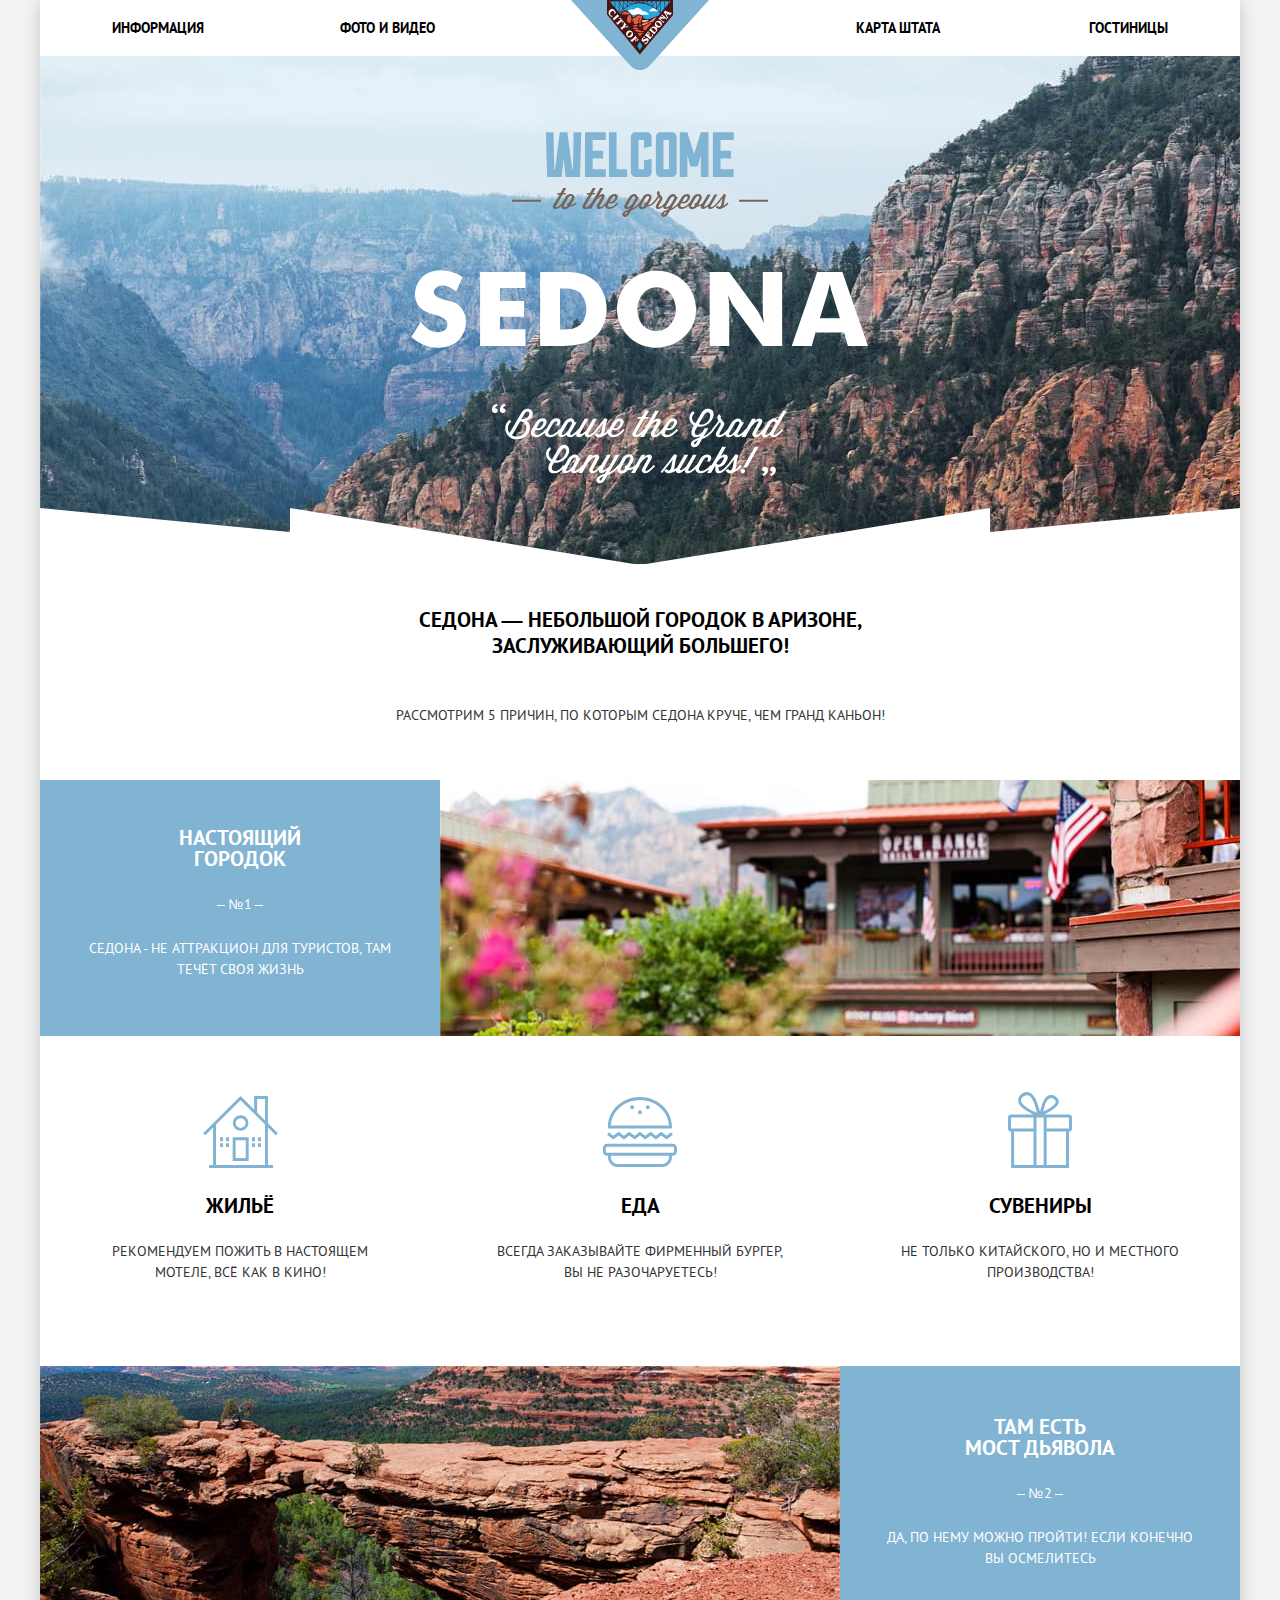
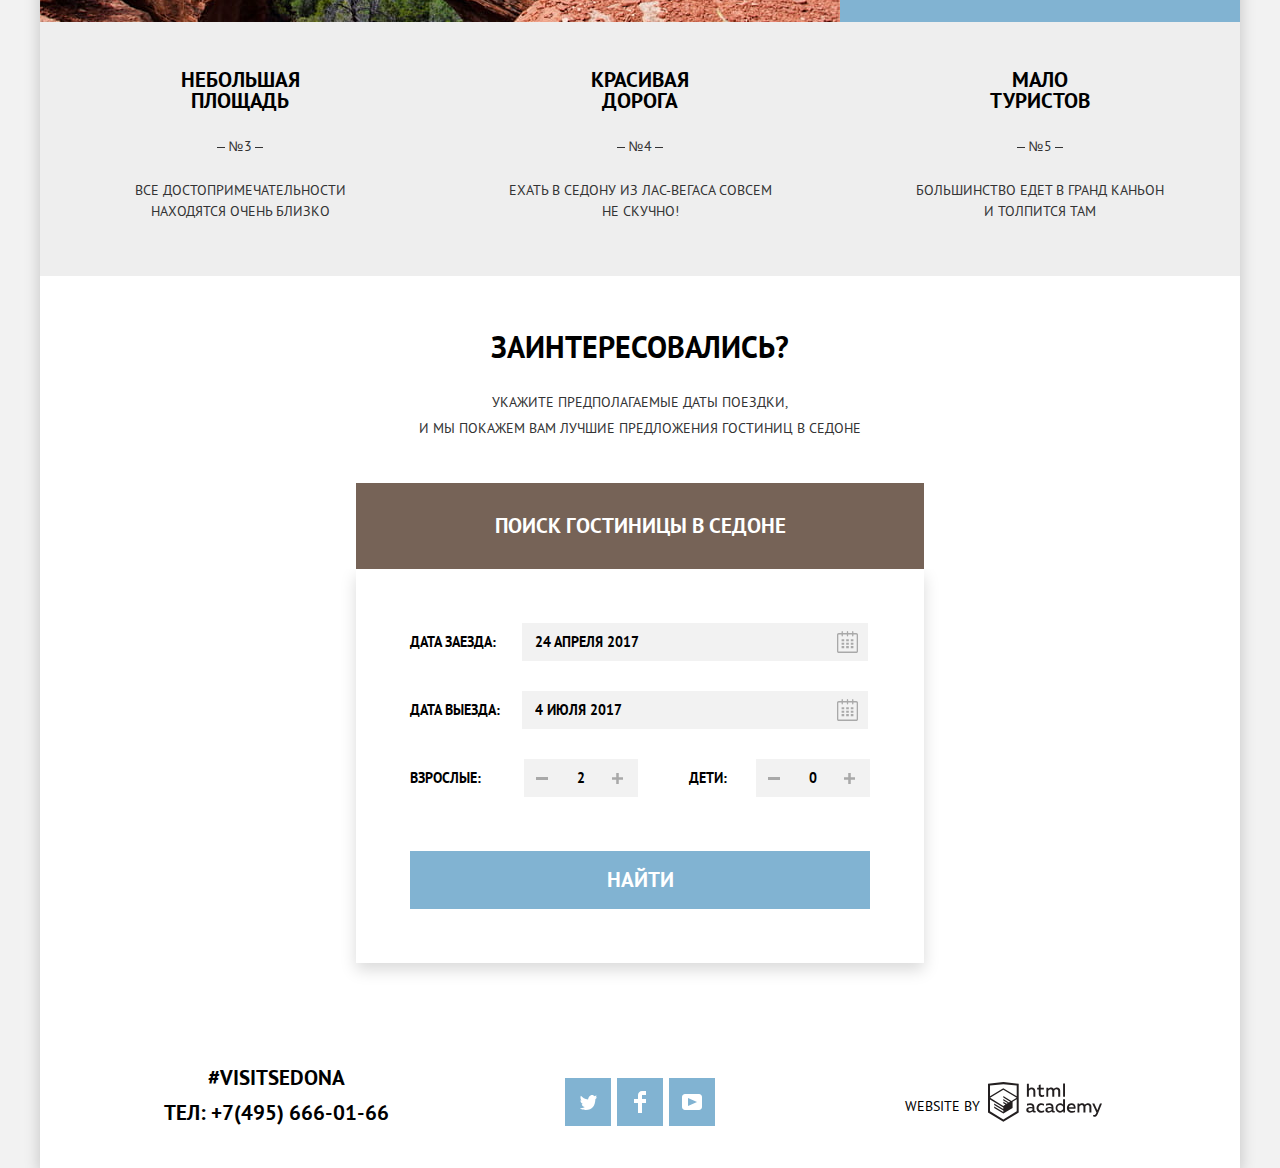
<file: index.html>
<!DOCTYPE html>
<html lang="ru">
  <head>
    <meta charset="utf-8">
    <title>Главная|Город Седона</title>
    <link href="css/normalize.min.css" rel="stylesheet">
    <link href="css/style.min.css" rel="stylesheet">
  </head>
  <body>
    <div class="container page-layout">
      <header>
        <nav class="header-navigation">
          <a class="header-logo" aria-label="Вы на главной странице сайта города Седона.">
            <img src="img/logo_sedona.svg" width="138" height="70" alt="Логотип города Седона.">
          </a>
          <ul class="navigation-list reset-list">
            <li class="navigation-item nav-column-left">
              <a class="navigation-link" href="#">Информация</a>
            </li>
            <li class="navigation-item nav-column-left">
              <a class="navigation-link" href="#">Фото и видео</a>
            </li>
            <li class="navigation-item nav-column-right">
              <a class="navigation-link" href="#">Карта штата</a>
            </li>
            <li class="navigation-item nav-column-right">
              <a class="navigation-link" href="inner.html">Гостиницы</a>
            </li>
          </ul>
        </nav>
        <section class="main-heading">
          <h1 class="visually-hidden">Седона - город в Аризоне.</h1>
          <img class="header-image" src="img/welcome_to_sedona.svg" width="458" height="352"
            alt="Добро пожаловать в изумительную Седону. Потому что Гранд Каньон - отстой.">
        </section>
      </header>
      <main>
        <article class="advantage">
          <h2>Седона — небольшой городок в Аризоне, заслуживающий большего!</h2>
          <p class="advantage-text reset-text">Рассмотрим 5 причин, по которым Седона круче, чем Гранд Каньон!</p>
          <ul class="advantage-list reset-list">
            <li class="advantage-item advantage-item-long">
              <div class="item-long-wrapper">
                <h3 class="item-heading">Настоящий<br>городок</h3>
                <p class="advantage-number reset-text">№1</p>
                <p class="item-text reset-text">Седона - не аттракцион для туристов, там течёт своя жизнь</p>
              </div>
              <img class="item-long-image" src="img/photo_of_the_city.jpg" width="800" height="256"
                alt="Вид города: дома, деревья на переднем плане, горы - на фоне.">
              <ul class="advantage-point-list reset-list">
                <li class="advantage-point-item place">
                  <p class="point-heading reset-text">Жильё</p>
                  <p class="point-text reset-text">Рекомендуем пожить в настоящем мотеле, всё как в кино!</p>
                </li>
                <li class="advantage-point-item food">
                  <p class="point-heading reset-text">Еда</p>
                  <p class="point-text reset-text">Всегда заказывайте фирменный бургер, вы не разочаруетесь!</p>
                </li>
                <li class="advantage-point-item souvenirs">
                  <p class="point-heading reset-text">Сувениры</p>
                  <p class="point-text reset-text">Не только китайского, но и местного производства!</p>
                </li>
              </ul>
            </li>
            <li class="advantage-item advantage-item-long">
              <img class="item-long-image" src="img/devils_bridge.jpg" width="800" height="256"
                alt="Узкий перешеек, соединяющий две скалы, возвышающиеся над покрытой деревьям долиной.">
              <div class="item-long-wrapper">
                <h3 class="item-heading">Там есть<br>Мост дьявола</h3>
                <p class="advantage-number reset-text">№2</p>
                <p class="item-text reset-text">Да, по нему можно пройти! Если конечно вы осмелитесь</p>
              </div>
            </li>
            <li class="advantage-item item-wrapper">
              <h3 class="item-heading">Небольшая<br>площадь</h3>
              <p class="advantage-number reset-text">№3</p>
              <p class="item-text reset-text">Все достопримечательности<br>находятся очень близко</p>
            </li>
            <li class="advantage-item item-wrapper">
              <h3 class="item-heading">Красивая<br>дорога</h3>
              <p class="advantage-number reset-text">№4</p>
              <p class="item-text reset-text">Ехать в седону из Лас-Вегаса совсем<br>не скучно!</p>
            </li>
            <li class="advantage-item item-wrapper">
              <h3 class="item-heading">Мало<br>туристов</h3>
              <p class="advantage-number reset-text">№5</p>
              <p class="item-text reset-text">Большинство едет в Гранд Каньон<br>и толпится там</p>
            </li>
          </ul>
        </article>
        <section class="search">
          <div class="search-wrapper">
            <h2>Заинтересовались?</h2>
            <p class="search-text reset-text">Укажите предполагаемые даты поездки,<br>и мы покажем Вам лучшие предложения гостиниц
              в Седоне
            </p>
            <a class="button search-link" href="#">Поиск гостиницы в Седоне</a>
          </div>
          <section class="modal-form">
            <h2 class="visually-hidden">Поиск гостиницы в Седоне</h2>
            <form class="search-form" action="https://echo.htmlacademy.ru" method="get">
              <p class="search-date reset-text">
                <label for="search-arrival">Дата заезда:</label>
                <input id="search-arrival" type="text" name="arrival" placeholder="24 апреля 2017">
                <button class="search-date-icon" type="button" aria-label="Выбрать дату заезда на календаре">
                  <svg width="21" height="23" aria-hidden="true" viewBox="0 0 21 23" fill="none" xmlns="http://www.w3.org/2000/svg">
                    <path fill-rule="evenodd" clip-rule="evenodd"
                      d="M16.406 3.02498H19.251C20.217 3.02498 21 3.84698 21 4.86198V21.164C21 22.179 20.217 23 19.251 23H1.75C0.784 23 0 22.179 0 21.164V4.86198C0 3.84698 0.784 3.02498 1.75 3.02498H4.593V1.64798C4.593 1.26698 4.887 0.958984 5.25 0.958984C5.612 0.958984 5.906 1.26698 5.906 1.64798V3.02498H9.844V1.64798C9.844 1.26698 10.138 0.958984 10.501 0.958984C10.862 0.958984 11.156 1.26698 11.156 1.64798V3.02498H15.094V1.64798C15.094 1.26698 15.387 0.958984 15.75 0.958984C16.112 0.958984 16.406 1.26698 16.406 1.64798V3.02498ZM19.5646 21.484C19.6466 21.3979 19.691 21.2828 19.688 21.164H19.689V4.86198C19.689 4.60898 19.493 4.40298 19.252 4.40298H16.407V5.78098C16.407 6.16198 16.113 6.46998 15.751 6.46998C15.388 6.46998 15.095 6.16198 15.095 5.78098V4.40298H11.157V5.78098C11.157 6.16198 10.863 6.46998 10.502 6.46998C10.139 6.46998 9.845 6.16198 9.845 5.78098V4.40298H5.907V5.78098C5.907 6.16198 5.613 6.46998 5.251 6.46998C4.888 6.46998 4.594 6.16198 4.594 5.78098V4.40298H1.75C1.50263 4.40953 1.30696 4.61458 1.312 4.86198V21.164C1.30696 21.4114 1.50263 21.6164 1.75 21.623H19.251C19.3698 21.6201 19.4826 21.5701 19.5646 21.484Z"
                      fill="#A9A9A9" />
                    <path fill-rule="evenodd" clip-rule="evenodd"
                      d="M4.59399 9.2251H7.21899V11.2911H4.59399V9.2251ZM4.59399 12.6681H7.21899V14.7351H4.59399V12.6681ZM7.21899 16.1121H4.59399V18.1781H7.21899V16.1121ZM9.18799 16.1121H11.813V18.1781H9.18799V16.1121ZM11.813 12.6681H9.18799V14.7351H11.813V12.6681ZM9.18799 9.2251H11.813V11.2911H9.18799V9.2251ZM16.406 16.1121H13.781V18.1781H16.406V16.1121ZM13.781 12.6681H16.406V14.7351H13.781V12.6681ZM16.406 9.2251H13.781V11.2911H16.406V9.2251Z"
                      fill="#A9A9A9" />
                  </svg>
                </button>
              </p>
              <p class="search-date reset-text">
                <label for="search-depature">Дата выезда:</label>
                <input id="search-depature" type="text" name="depature" placeholder="4 июля 2017">
                <button class="search-date-icon" type="button" aria-label="Выбрать дату выезда на календаре">
                  <svg width="21" height="23" aria-hidden="true" viewBox="0 0 21 23" fill="none" xmlns="http://www.w3.org/2000/svg">
                    <path fill-rule="evenodd" clip-rule="evenodd"
                      d="M16.406 3.02498H19.251C20.217 3.02498 21 3.84698 21 4.86198V21.164C21 22.179 20.217 23 19.251 23H1.75C0.784 23 0 22.179 0 21.164V4.86198C0 3.84698 0.784 3.02498 1.75 3.02498H4.593V1.64798C4.593 1.26698 4.887 0.958984 5.25 0.958984C5.612 0.958984 5.906 1.26698 5.906 1.64798V3.02498H9.844V1.64798C9.844 1.26698 10.138 0.958984 10.501 0.958984C10.862 0.958984 11.156 1.26698 11.156 1.64798V3.02498H15.094V1.64798C15.094 1.26698 15.387 0.958984 15.75 0.958984C16.112 0.958984 16.406 1.26698 16.406 1.64798V3.02498ZM19.5646 21.484C19.6466 21.3979 19.691 21.2828 19.688 21.164H19.689V4.86198C19.689 4.60898 19.493 4.40298 19.252 4.40298H16.407V5.78098C16.407 6.16198 16.113 6.46998 15.751 6.46998C15.388 6.46998 15.095 6.16198 15.095 5.78098V4.40298H11.157V5.78098C11.157 6.16198 10.863 6.46998 10.502 6.46998C10.139 6.46998 9.845 6.16198 9.845 5.78098V4.40298H5.907V5.78098C5.907 6.16198 5.613 6.46998 5.251 6.46998C4.888 6.46998 4.594 6.16198 4.594 5.78098V4.40298H1.75C1.50263 4.40953 1.30696 4.61458 1.312 4.86198V21.164C1.30696 21.4114 1.50263 21.6164 1.75 21.623H19.251C19.3698 21.6201 19.4826 21.5701 19.5646 21.484Z"
                      fill="#A9A9A9" />
                    <path fill-rule="evenodd" clip-rule="evenodd"
                      d="M4.59399 9.2251H7.21899V11.2911H4.59399V9.2251ZM4.59399 12.6681H7.21899V14.7351H4.59399V12.6681ZM7.21899 16.1121H4.59399V18.1781H7.21899V16.1121ZM9.18799 16.1121H11.813V18.1781H9.18799V16.1121ZM11.813 12.6681H9.18799V14.7351H11.813V12.6681ZM9.18799 9.2251H11.813V11.2911H9.18799V9.2251ZM16.406 16.1121H13.781V18.1781H16.406V16.1121ZM13.781 12.6681H16.406V14.7351H13.781V12.6681ZM16.406 9.2251H13.781V11.2911H16.406V9.2251Z"
                      fill="#A9A9A9" />
                  </svg>
                </button>
              </p>
              <p class="search-amount reset-text">
                <label for="search-adults">Взрослые:</label>
                <button class="amount-controls-minus" type="button" aria-label="Уменьшить количество взрослых">
                  <svg width="12" height="3" aria-hidden="true" viewBox="0 0 12 3" fill="none"
                    xmlns="http://www.w3.org/2000/svg">
                    <rect width="12" height="3" fill="#A9A9A9" />
                  </svg>
                </button>
                <input id="search-adults" type="number" min="1" name="adults" value="2">
                <button class="amount-controls-plus" type="button" aria-label="Увеличить количество взрослых">
                  <svg width="11" height="11" aria-hidden="true" viewBox="0 0 11 11" fill="none"
                    xmlns="http://www.w3.org/2000/svg">
                    <path fill-rule="evenodd" clip-rule="evenodd"
                      d="M4.23086 6.76932V11H6.76932V6.76932H11V4.23086H6.76932V0H4.23085V4.23086H0V6.76932H4.23086Z"
                      fill="#A9A9A9" />
                  </svg>
                </button>
              </p>
              <p class="search-amount reset-text">
                <label for="search-children">Дети:</label>
                <button class="amount-controls-minus" type="button" aria-label="Уменьшить количество детей">
                  <svg width="12" height="3" aria-hidden="true" viewBox="0 0 12 3" fill="none"
                    xmlns="http://www.w3.org/2000/svg">
                    <rect width="12" height="3" fill="#A9A9A9" />
                  </svg>
                </button>
                <input id="search-children" type="number" min="0" name="children" value="0">
                <button class="amount-controls-plus" type="button" aria-label="Увеличить количество детей">
                  <svg width="11" height="11" aria-hidden="true" viewBox="0 0 11 11" fill="none"
                    xmlns="http://www.w3.org/2000/svg">
                    <path fill-rule="evenodd" clip-rule="evenodd"
                      d="M4.23086 6.76932V11H6.76932V6.76932H11V4.23086H6.76932V0H4.23085V4.23086H0V6.76932H4.23086Z"
                      fill="#A9A9A9" />
                  </svg>
                </button>
              </p>
              <button class="button search-form-button" type="submit">Найти</button>
            </form>
          </section>
        </section>
        <section class="map">
          <h2 class="visually-hidden">Седона на карте</h2>
          <iframe
            src="https://www.google.com/maps/embed?pb=!1m18!1m12!1m3!1d1183948.2182826162!2d-112.57898067111707!3d34.95094798628127!2m3!1f0!2f0!3f0!3m2!1i1024!2i768!4f13.1!3m3!1m2!1s0x872da132f942b00d%3A0x5548c523fa6c8efd!2z0KHQtdC00L7QvdCwLCDQkNGA0LjQt9C-0L3QsCA4NjMzNiwg0KHQqNCQ!5e0!3m2!1sru!2sru!4v1594043803874!5m2!1sru!2sru"
            width="1199" height="593" title="Посмотреть Седону на карте" allowfullscreen="" aria-hidden="false"
            tabindex="0"></iframe>
        </section>
      </main>
      <footer class="footer">
        <div class="footer-contacts">
          <p class="reset-text">#visitsedona</p>
          <a href="tel:+74956660166">Тел: +7(495) 666-01-66</a>
        </div>
        <section class="footer-socials">
          <h2 class="visually-hidden">Седона в социальных сетях</h2>
          <a class="footer-socials-link" href="#" aria-label="Аккаунт города Седона в Twitter.">
            <svg width="17" height="16" viewBox="0 0 17 16" fill="none" xmlns="http://www.w3.org/2000/svg">
              <path
                d="M10.95 1.14403C12.635 0.648028 13.934 1.41403 14.527 2.32303C15.2 2.09203 15.858 1.84203 16.538 1.61503C16.5249 2.30139 16.2117 2.94755 15.681 3.38303C16.366 3.55303 16.985 2.89203 16.985 2.89203C16.816 3.89203 15.979 4.68003 15.422 4.91603C15.191 11.666 12.247 16.133 5.34498 15.998H4.89898C4.48898 15.998 0.734977 15.538 0.000976562 14.111C2.27198 14.307 3.89398 13.689 4.69398 12.934C3.73398 12.634 2.01498 12.457 1.71498 9.98403C2.06398 10.09 2.27898 10.212 2.90498 10.103C1.70498 9.24703 0.373977 8.53003 0.447977 6.33003C0.732977 6.65803 1.51498 6.86603 1.78798 6.80203C1.08498 6.56103 -0.182023 3.44203 0.893977 1.85003C2.71198 3.70403 4.62898 5.45603 8.04598 5.62303C8.25398 3.33003 9.18298 1.79303 10.95 1.14403Z"
                fill="white" />
            </svg>
          </a>
          <a class="footer-socials-link" href="#" aria-label="Группа города Седона в Facebook.">
            <svg width="12" height="22" viewBox="0 0 12 22" fill="none" xmlns="http://www.w3.org/2000/svg">
              <path d="M12 4V0H8C5.79086 0 4 1.79086 4 4V8H0V12H4V22H8V12H12V8H8V4H12Z" fill="white" />
            </svg>
          </a>
          <a class="footer-socials-link" href="#" aria-label="Канал города Седона на YouTube.">
            <svg width="20" height="16" viewBox="0 0 20 16" fill="none" xmlns="http://www.w3.org/2000/svg">
              <path fill-rule="evenodd" clip-rule="evenodd"
                d="M3 0H17C18.65 0 20 1.35 20 3V13C20 14.65 18.65 16 17 16H3C1.35 16 0 14.65 0 13V3C0 1.35 1.35 0 3 0ZM6.027 4.002V11.998L15.014 8L6.027 4.002Z"
                fill="white" />
            </svg>
          </a>
        </section>
        <p class="footer-designed-by reset-text">
          <span>Website by</span>
          <a class="designed-by-link" href="https://htmlacademy.ru/intensive/htmlcss"
            aria-label="HTML Academy. Профессиональный онлайн‑курс HTML и CSS, уровень 1.">
            <svg width="114" height="40" aria-labelledby="html-academy-logo" viewBox="0 0 114 40" fill="none"
              xmlns="http://www.w3.org/2000/svg">
              <title id="html-academy-logo">Логотип HTML Academy</title>
              <path fill-rule="evenodd" clip-rule="evenodd"
                d="M15.5197 0.057373H15.3509L0 1.71895V30.4945L15.3509 39.8382L30.7018 30.4945V1.71895L15.5197 0.057373ZM77.0183 1.62185H75.0876V14.7311H77.0183V1.62185ZM40.8619 1.63264V6.76843C41.6131 5.9864 42.6386 5.5436 43.7105 5.53843C44.6823 5.47908 45.6329 5.84495 46.3253 6.54479C47.0177 7.24462 47.3866 8.21244 47.3399 9.20685V14.7634H45.367V9.46579C45.4231 8.94897 45.2754 8.43059 44.9566 8.02553C44.6377 7.62047 44.174 7.36218 43.6683 7.3079H43.3518C42.3456 7.36979 41.4321 7.9295 40.9041 8.80764V14.7634H38.8995V1.63264H40.8619ZM77.0183 30.4837H75.2775V29.0595C74.4828 30.1353 73.23 30.7538 71.9119 30.7211C69.4751 30.5528 67.5825 28.4822 67.5825 25.9845C67.5825 23.4867 69.4751 21.4162 71.9119 21.2479C73.1195 21.2052 74.2818 21.7203 75.0771 22.6505V17.3205H77.0183V30.4837ZM47.0656 29.0595C47.263 29.0515 47.4583 29.0152 47.6459 28.9516V30.3866C47.2482 30.5404 46.826 30.6172 46.4009 30.6132C45.6482 30.6769 44.9394 30.2429 44.639 29.5342C43.7036 30.31 42.5302 30.7227 41.3261 30.6995C39.733 30.6995 38.256 29.804 38.256 27.9482C38.256 25.65 40.3661 24.9379 42.1702 24.9379C42.9402 24.9505 43.707 25.0408 44.4596 25.2076V24.884C44.4596 23.805 43.6578 22.9742 42.1491 22.9742C41.0585 22.9764 39.9804 23.2116 38.9839 23.6647V21.8305C40.0678 21.451 41.204 21.2506 42.3495 21.2371C44.8394 21.2371 46.3693 22.4455 46.3693 25.1753V28.4121C46.3546 28.5668 46.401 28.721 46.4981 28.8406C46.5951 28.9601 46.7349 29.035 46.8862 29.0487H47.0656V29.0595ZM40.2711 27.8403C40.298 28.229 40.4761 28.5905 40.7655 28.844C41.055 29.0974 41.4317 29.2217 41.8115 29.189H41.9275C42.8819 29.1906 43.7973 28.8022 44.4702 28.11V26.5779C43.842 26.4414 43.2026 26.3655 42.5605 26.3513C41.5055 26.3513 40.2817 26.7074 40.2817 27.8403H40.2711ZM56.0229 21.9384C55.1962 21.4632 54.2596 21.2246 53.3115 21.2479H52.9422C51.7332 21.2873 50.5891 21.8166 49.7619 22.7192C48.9347 23.6218 48.4923 24.8236 48.5321 26.06V26.5024C48.6957 29.0004 50.805 30.8921 53.2482 30.7318C54.2519 30.7555 55.2477 30.5452 56.1601 30.1168V28.2718C55.3769 28.7215 54.4945 28.9591 53.5963 28.9624C52.5199 29.0288 51.4963 28.4793 50.9385 27.5356C50.3806 26.5918 50.3806 25.4095 50.9385 24.4658C51.4963 23.522 52.5199 22.9725 53.5963 23.039C54.461 23.0357 55.3066 23.2989 56.0229 23.7942V21.9384ZM66.1514 29.0595C66.3488 29.0515 66.5441 29.0152 66.7317 28.9516V30.3866C66.334 30.5404 65.9118 30.6172 65.4867 30.6132C64.734 30.6769 64.0252 30.2429 63.7248 29.5342C62.7894 30.31 61.616 30.7227 60.4119 30.6995C58.8188 30.6995 57.3417 29.804 57.3417 27.9482C57.3417 25.65 59.4518 24.9379 61.256 24.9379C62.0259 24.9505 62.7928 25.0408 63.5454 25.2076V24.884C63.5454 23.805 62.7436 22.9742 61.2349 22.9742C60.1443 22.9764 59.0662 23.2116 58.0697 23.6647V21.8305C59.1536 21.451 60.2897 21.2506 61.4353 21.2371C63.9252 21.2371 65.455 22.4455 65.455 25.1753V28.4121C65.4404 28.5668 65.4868 28.721 65.5838 28.8406C65.6809 28.9601 65.8207 29.035 65.972 29.0487H66.1514V29.0595ZM59.855 28.8481C59.5632 28.5943 59.3837 28.2311 59.3569 27.8403H59.378C59.378 26.7074 60.5385 26.3513 61.6569 26.3513C62.299 26.3655 62.9383 26.4414 63.5665 26.5779V28.11C62.8937 28.8022 61.9782 29.1906 61.0239 29.189H60.9078C60.5263 29.2247 60.1469 29.1019 59.855 28.8481ZM69.3271 25.9305C69.3271 24.2859 70.6308 22.9526 72.239 22.9526L72.2601 23.0066C73.4742 23.0066 74.5742 23.7382 75.0665 24.8732V27.0311C74.5856 28.1871 73.4673 28.9296 72.239 28.9084C70.6308 28.9084 69.3271 27.5752 69.3271 25.9305ZM83.3486 21.2479C86.8408 21.2479 88.0541 24.1395 87.4844 26.7397H80.922C81.1436 28.3582 82.6839 29.0163 84.2876 29.0163C85.2509 29.0196 86.2027 28.8021 87.0729 28.3797V30.1061C86.0736 30.5421 84.9939 30.7519 83.9078 30.7211C81.2385 30.7211 78.8963 29.189 78.8963 25.9521C78.8362 24.7502 79.2482 23.5736 80.0408 22.6841C80.8334 21.7945 81.9408 21.2658 83.1165 21.2155H83.3486V21.2479ZM80.8693 25.1753C80.9704 23.8237 82.1216 22.8104 83.4436 22.9095H83.4858C84.1064 22.8531 84.7196 23.08 85.1612 23.5295C85.6028 23.979 85.8275 24.6051 85.7752 25.24H80.8693V25.1753ZM89.489 30.4621V21.4961H91.2298V22.575C91.9777 21.7197 93.041 21.2229 94.1628 21.2047C95.2951 21.1328 96.3712 21.7163 96.9482 22.7153C97.7407 21.8335 98.8477 21.3161 100.018 21.2803C100.952 21.2327 101.859 21.6011 102.507 22.2901C103.154 22.9792 103.478 23.9213 103.394 24.8732V30.4837H101.39V24.9271C101.437 24.4734 101.306 24.0191 101.024 23.6647C100.743 23.3104 100.336 23.0852 99.8917 23.039H99.6174C98.7512 23.0941 97.9525 23.536 97.4335 24.2474V30.4837H95.4289V24.9271C95.4728 24.47 95.3357 24.0139 95.0481 23.6611C94.7606 23.3082 94.3467 23.088 93.8991 23.0497H93.6881C92.7466 23.1344 91.8915 23.6449 91.3564 24.4416V30.5161H89.5312L89.489 30.4621ZM113.977 21.4745H111.972L109.324 28.2718L106.306 21.4853H104.196L108.417 30.5484L108.237 31.0016C107.72 32.3611 107.003 33.0516 106.053 33.0516C105.75 33.0548 105.447 33.0112 105.156 32.9221V34.6161C105.536 34.7125 105.926 34.7632 106.317 34.7671C107.646 34.7671 108.902 34.0226 109.851 31.6813L113.977 21.4745ZM52.689 5.78658V2.54974L50.7266 3.01369V5.73264H49.144V7.49132H50.7899V11.9905C50.7231 12.817 51.0244 13.6301 51.61 14.2038C52.1955 14.7775 53.0028 15.0505 53.8073 14.9468C54.5996 14.9535 55.3875 14.8259 56.139 14.5692V12.8429C55.5727 13.0781 54.9672 13.199 54.356 13.199C53.2165 13.199 52.689 12.8105 52.689 11.6237V7.5129H55.8541V5.78658H52.689ZM58.3862 14.7526V5.75421H60.1376V6.83316C60.8811 5.97655 61.9403 5.476 63.0601 5.45211C64.1624 5.38099 65.2146 5.93142 65.8032 6.88711C66.5958 6.00534 67.7028 5.48794 68.8734 5.45211C69.8138 5.41462 70.7233 5.79859 71.364 6.50353C72.0046 7.20846 72.3126 8.16418 72.2073 9.12053V14.7418H70.2028V9.18527C70.2499 8.73151 70.1184 8.27721 69.8373 7.92287C69.5561 7.56853 69.1485 7.34334 68.7046 7.29711H68.4619C67.5957 7.35228 66.797 7.7942 66.278 8.50553V14.7418H64.2734V9.18527C64.3206 8.73151 64.1891 8.27721 63.9079 7.92287C63.6268 7.56853 63.2191 7.34334 62.7752 7.29711H62.5326C61.5911 7.38181 60.736 7.89229 60.2009 8.68895V14.7634H58.3862V14.7526ZM28.6972 29.3033L28.7078 29.2968L28.6972 29.3184V29.3033ZM28.6972 17.3205V29.3033L15.3509 37.4321L2.00459 29.3184V17.5147L15.2876 25.6068V27.0311L6.18257 21.5284V22.9418L15.3404 28.5632V30.0629L6.19312 24.4955V25.9521L15.3509 31.5734L24.5826 25.9197V19.8129L28.6972 17.3205ZM28.7078 15.7776L25.0362 17.9355L23.3482 19.0145L15.3087 14.0837V15.4971L22.156 19.7266L22.0083 19.8237L20.9532 20.4063L15.2876 16.9537V18.3995L19.761 21.1184L18.706 21.8413L15.3298 19.7913V21.2047L17.5454 22.5426L15.2982 23.9021L2.11009 15.864L15.3087 7.72869L28.7078 15.7776ZM15.2876 6.27211L28.7078 14.3534V3.56395L15.3615 2.12895L2.01514 3.56395V14.3534L15.2876 6.27211Z"
                fill="#231F20" />
            </svg>
          </a>
        </p>
      </footer>
    </div>
    <script src="js/script.min.js"></script>
  </body>
</html>
</file>
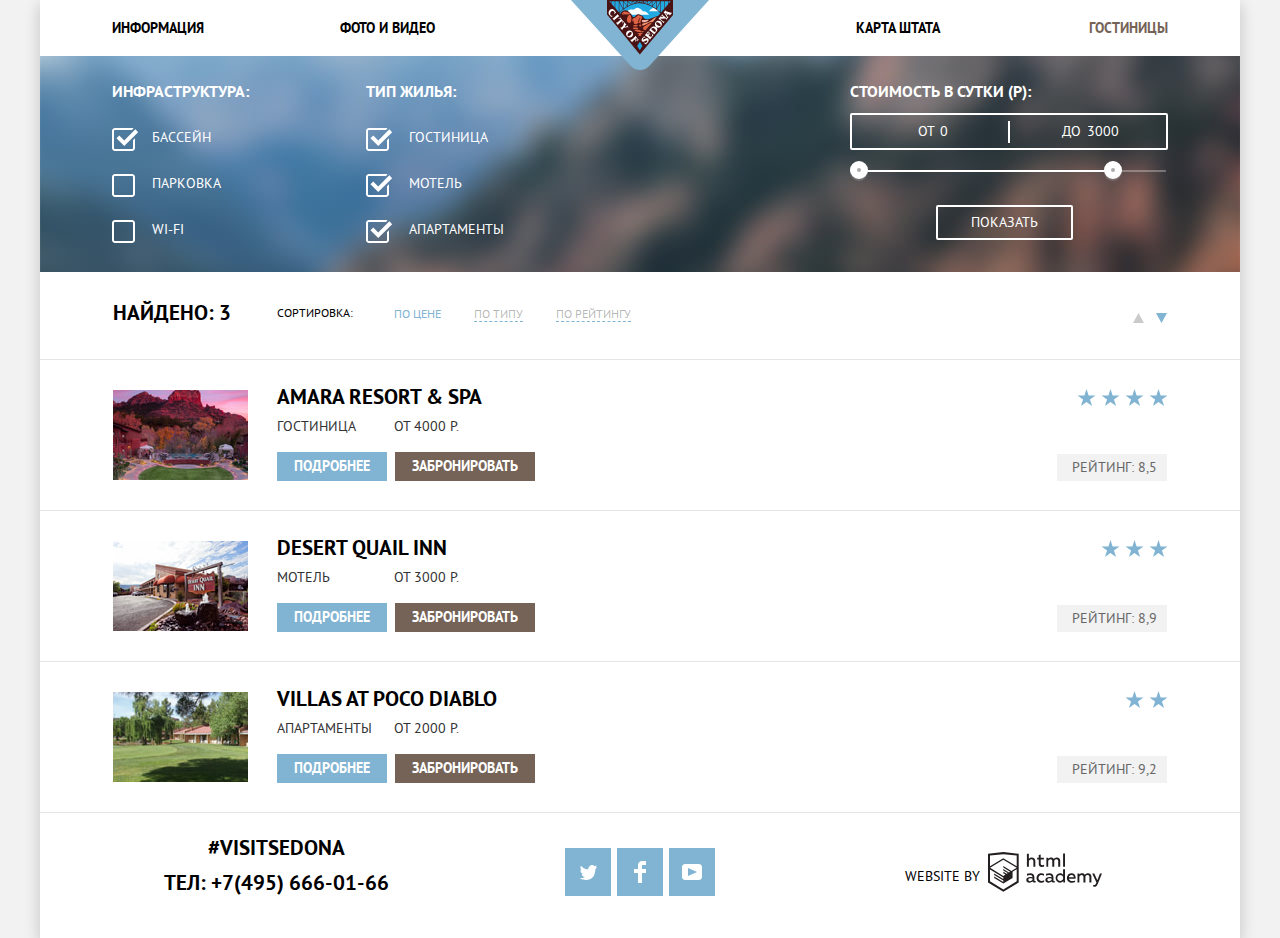
<file: inner.html>
<!DOCTYPE html>
<html lang="ru">
  <head>
    <meta charset="utf-8">
    <title>Гостиницы|Город Седона</title>
    <link href="css/normalize.min.css" rel="stylesheet">
    <link href="css/style.min.css" rel="stylesheet">
  </head>
  <body class="inner-page">
    <div class="container page-layout">
      <header>
        <nav class="header-navigation">
          <a class="header-logo" href="index.html" aria-label="Перейти на главную страницу сайта города Седона.">
            <img src="img/logo_sedona.svg" width="138" height="70" alt="Логотип города Седона.">
          </a>
          <ul class="navigation-list reset-list">
          <li class="navigation-item nav-column-left">
            <a class="navigation-link" href="#">Информация</a>
          </li>
          <li class="navigation-item nav-column-left">
            <a class="navigation-link" href="#">Фото и видео</a>
          </li>
          <li class="navigation-item nav-column-right">
            <a class="navigation-link" href="#">Карта штата</a>
          </li>
          <li class="navigation-item nav-column-right">
            <a class="navigation-link navigation-link-current">Гостиницы</a>
          </li>
          </ul>
        </nav>
      </header>
      <main>
        <h1 class="visually-hidden">Гостиницы в городе Седона</h1>
        <section class="filter">
          <h3 class="visually-hidden">Фильтр</h3>
          <form class="filter-form" action="https://echo.htmlacademy.ru" method="get">
            <div class="filter-column-wrapper">
            <fieldset class="filter-form-group filter-infrastructure reset-fieldset">
              <legend>Инфраструктура:</legend>
              <ul class="reset-list">
                <li>
                  <label class="check-label" for="check-pool">
                    <input class="check-input" id="check-pool" type="checkbox" name="pool" checked>
                    <span class="check-box"></span>
                    Бассейн
                  </label>
                </li>
                <li>
                  <label class="check-label" for="check-parking">
                    <input class="check-input" id="check-parking" type="checkbox" name="parking">
                    <span class="check-box"></span>
                    Парковка
                  </label>
                </li>
                <li>
                  <label class="check-label" for="check-wifi">
                    <input class="check-input" id="check-wifi" type="checkbox" name="wifi">
                    <span class="check-box"></span>
                    Wi-Fi
                  </label>
                </li>
              </ul>
            </fieldset>
            <fieldset class="filter-form-group filter-accomodation-type reset-fieldset">
              <legend>Тип жилья:</legend>
              <ul class="reset-list">
                <li>
                  <label class="check-label" for="check-hotel">
                    <input class="check-input" id="check-hotel" type="checkbox" name="hotel" checked>
                    <span class="check-box"></span>
                    Гостиница
                  </label>
                </li>
                <li>
                  <label class="check-label" for="check-motel">
                    <input class="check-input" id="check-motel" type="checkbox" name="motel" checked>
                    <span class="check-box"></span>
                    Мотель
                  </label>
                </li>
                <li>
                  <label class="check-label" for="check-apartment">
                    <input class="check-input" id="check-apartment" type="checkbox" name="apartment" checked>
                    <span class="check-box"></span>
                    Апартаменты
                  </label>
                </li>
              </ul>
            </fieldset>
            </div>
            <div class="filter-column-wrapper">
            <fieldset class="filter-form-group filter-price reset-fieldset">
              <legend>Стоимость в сутки (Р):</legend>
              <div class="filter-price-wrapper">
                <div class="price-label-wrapper">
                  <label>От
                    <input class="price-input" type="number" name="price-min" value="0" min="0" step="100">
                  </label>
                </div>
                <div class="price-label-wrapper">
                  <label>До
                    <input class="price-input" type="number" name="price-max" value="3000" min="0" step="100">
                  </label>
                </div>
              </div>
              <div class="range-filter">
                <div class="scale">
                  <div class="bar"></div>
                </div>
                <button class="toggle toggle-min" type="button" aria-label="Установить минимальную цену"></button>
                <button class="toggle toggle-max" type="button" aria-label="Установить максимальную цену"></button>
              </div>
            </fieldset>
            <button class="filter-form-button" type="submit">Показать</button>
            </div>
          </form>
        </section>
        <section class="results-sorting">
          <h2 class="search-result reset-text">Найдено: 3</h2>
          <h3>Сортировка:</h3>
          <ul class="sorting-type-list reset-list">
            <li class="sorting-type-item">
              <a class="sorting-type-current">По цене</a>
            </li>
            <li class="sorting-type-item">
              <a href="#">По типу</a>
            </li>
            <li class="sorting-type-item">
              <a href="#">По рейтингу</a>
            </li>
          </ul>
          <ul class="sorting-way-list reset-list">
            <li class="sorting-way-item">
              <a class="sorting-way-link" href="#" aria-label="Сортировка по возрастанию">
                <svg width="11" height="10" viewBox="0 0 11 10" fill="none" xmlns="http://www.w3.org/2000/svg">
                  <path d="M5.5 0L0 10H11L5.5 0Z" fill="#CACACA" />
                </svg>
              </a>
            </li>
            <li class="sorting-way-item">
              <a class="sorting-way-link sorting-way-current" aria-label="Сортировка по убыванию">
                <svg width="11" height="10" viewBox="0 0 11 10" fill="none" xmlns="http://www.w3.org/2000/svg">
                  <path d="M5.5 10L11 0L0 0L5.5 10Z" fill="#CACACA" />
                </svg>
              </a>
            </li>
          </ul>
        </section>
        <section class="accomodation">
          <h2 class="visually-hidden">Список гостиниц</h2>
          <ul class="accomodation-list reset-list">
            <li class="accomodation-item">
              <img src="img/amara_resort.jpg" width="135" height="90" alt="Гостиница с лужайкой прямо перед красными скалами среди деревьев на фоне розового закатного неба.">
              <div class="accomodation-item-description">
                <a class="accomodation-heading-link" href="#">
                  <h3>Amara Resort & Spa</h3>
                </a>
                <p class="reset-text">Гостиница</p>
                <p class="reset-text">От 4000 Р.</p>
                <div class="info-booking-wrapper">
                  <a class="info-link button" href="#">Подробнее</a>
                  <a class="booking-link button" href="#">Забронировать</a>
                </div>
              </div>
              <div class="accomodation-item-rating">
                <div class="rating-stars">
                  <p class="visually-hidden">4 звезды</p>
                </div>
                <p class="reset-text">Рейтинг: 8,5</p>
              </div>
            </li>
            <li class="accomodation-item">
              <img src="img/desert_quail_inn.jpg" width="135" height="90" alt="Невысокое здание вдоль асфальтированной дороги с припаркованными на ней автомобилями.">
              <div class="accomodation-item-description">
                <a class="accomodation-heading-link" href="#">
                  <h3>Desert Quail Inn</h3>
                </a>
                <p class="reset-text">Мотель</p>
                <p class="reset-text">От 3000 Р.</p>
                <div class="info-booking-wrapper">
                  <a class="info-link button" href="#">Подробнее</a>
                  <a class="booking-link button" href="#">Забронировать</a>
                </div>
              </div>
              <div class="accomodation-item-rating">
                <div class="rating-stars">
                  <p class="visually-hidden">3 звезды</p>
                </div>
                <p class="reset-text">Рейтинг: 8,9</p>
              </div>
            </li>
            <li class="accomodation-item">
              <img src="img/villas_at_poco.jpg" width="135" height="90" alt="Одноэтажное здание на зеленом газоне среди густых деревьев.">
              <div class="accomodation-item-description">
                <a class="accomodation-heading-link" href="#">
                  <h3>Villas at Poco Diablo</h3>
                </a>
                <p class="reset-text">Апартаменты</p>
                <p class="reset-text">От 2000 Р.</p>
                <div class="info-booking-wrapper">
                  <a class="info-link button" href="#">Подробнее</a>
                  <a class="booking-link button" href="#">Забронировать</a>
                </div>
              </div>
              <div class="accomodation-item-rating">
                <div class="rating-stars">
                  <p class="visually-hidden">2 звезды</p>
                </div>
                <p class="reset-text">Рейтинг: 9,2</p>
              </div>
            </li>
          </ul>
        </section>
      </main>
      <footer class="footer">
        <div class="footer-contacts">
          <p class="reset-text">#visitsedona</p>
          <a href="tel:+74956660166">Тел: +7(495) 666-01-66</a>
        </div>
        <section class="footer-socials">
          <h2 class="visually-hidden">Седона в социальных сетях</h2>
          <a class="footer-socials-link" href="#" aria-label="Аккаунт города Седона в Twitter.">
            <svg width="17" height="16" viewBox="0 0 17 16" fill="none" xmlns="http://www.w3.org/2000/svg">
              <path
                d="M10.95 1.14403C12.635 0.648028 13.934 1.41403 14.527 2.32303C15.2 2.09203 15.858 1.84203 16.538 1.61503C16.5249 2.30139 16.2117 2.94755 15.681 3.38303C16.366 3.55303 16.985 2.89203 16.985 2.89203C16.816 3.89203 15.979 4.68003 15.422 4.91603C15.191 11.666 12.247 16.133 5.34498 15.998H4.89898C4.48898 15.998 0.734977 15.538 0.000976562 14.111C2.27198 14.307 3.89398 13.689 4.69398 12.934C3.73398 12.634 2.01498 12.457 1.71498 9.98403C2.06398 10.09 2.27898 10.212 2.90498 10.103C1.70498 9.24703 0.373977 8.53003 0.447977 6.33003C0.732977 6.65803 1.51498 6.86603 1.78798 6.80203C1.08498 6.56103 -0.182023 3.44203 0.893977 1.85003C2.71198 3.70403 4.62898 5.45603 8.04598 5.62303C8.25398 3.33003 9.18298 1.79303 10.95 1.14403Z"
                fill="white" />
            </svg>
          </a>
          <a class="footer-socials-link" href="#" aria-label="Группа города Седона в Facebook.">
            <svg width="12" height="22" viewBox="0 0 12 22" fill="none" xmlns="http://www.w3.org/2000/svg">
              <path d="M12 4V0H8C5.79086 0 4 1.79086 4 4V8H0V12H4V22H8V12H12V8H8V4H12Z" fill="white" />
            </svg>
          </a>
          <a class="footer-socials-link" href="#" aria-label="Канал города Седона на YouTube.">
            <svg width="20" height="16" viewBox="0 0 20 16" fill="none" xmlns="http://www.w3.org/2000/svg">
              <path fill-rule="evenodd" clip-rule="evenodd"
                d="M3 0H17C18.65 0 20 1.35 20 3V13C20 14.65 18.65 16 17 16H3C1.35 16 0 14.65 0 13V3C0 1.35 1.35 0 3 0ZM6.027 4.002V11.998L15.014 8L6.027 4.002Z"
                fill="white" />
            </svg>
          </a>
        </section>
        <p class="footer-designed-by reset-text"><span>Website by</span>
          <a class="designed-by-link" href="https://htmlacademy.ru/intensive/htmlcss"
            aria-label="HTML Academy. Профессиональный онлайн‑курс HTML и CSS, уровень 1.">
            <svg width="114" height="40" aria-labelledby="html-academy-logo" viewBox="0 0 114 40" fill="none"
              xmlns="http://www.w3.org/2000/svg">
              <title id="html-academy-logo">Логотип HTML Academy</title>
              <path fill-rule="evenodd" clip-rule="evenodd"
                d="M15.5197 0.057373H15.3509L0 1.71895V30.4945L15.3509 39.8382L30.7018 30.4945V1.71895L15.5197 0.057373ZM77.0183 1.62185H75.0876V14.7311H77.0183V1.62185ZM40.8619 1.63264V6.76843C41.6131 5.9864 42.6386 5.5436 43.7105 5.53843C44.6823 5.47908 45.6329 5.84495 46.3253 6.54479C47.0177 7.24462 47.3866 8.21244 47.3399 9.20685V14.7634H45.367V9.46579C45.4231 8.94897 45.2754 8.43059 44.9566 8.02553C44.6377 7.62047 44.174 7.36218 43.6683 7.3079H43.3518C42.3456 7.36979 41.4321 7.9295 40.9041 8.80764V14.7634H38.8995V1.63264H40.8619ZM77.0183 30.4837H75.2775V29.0595C74.4828 30.1353 73.23 30.7538 71.9119 30.7211C69.4751 30.5528 67.5825 28.4822 67.5825 25.9845C67.5825 23.4867 69.4751 21.4162 71.9119 21.2479C73.1195 21.2052 74.2818 21.7203 75.0771 22.6505V17.3205H77.0183V30.4837ZM47.0656 29.0595C47.263 29.0515 47.4583 29.0152 47.6459 28.9516V30.3866C47.2482 30.5404 46.826 30.6172 46.4009 30.6132C45.6482 30.6769 44.9394 30.2429 44.639 29.5342C43.7036 30.31 42.5302 30.7227 41.3261 30.6995C39.733 30.6995 38.256 29.804 38.256 27.9482C38.256 25.65 40.3661 24.9379 42.1702 24.9379C42.9402 24.9505 43.707 25.0408 44.4596 25.2076V24.884C44.4596 23.805 43.6578 22.9742 42.1491 22.9742C41.0585 22.9764 39.9804 23.2116 38.9839 23.6647V21.8305C40.0678 21.451 41.204 21.2506 42.3495 21.2371C44.8394 21.2371 46.3693 22.4455 46.3693 25.1753V28.4121C46.3546 28.5668 46.401 28.721 46.4981 28.8406C46.5951 28.9601 46.7349 29.035 46.8862 29.0487H47.0656V29.0595ZM40.2711 27.8403C40.298 28.229 40.4761 28.5905 40.7655 28.844C41.055 29.0974 41.4317 29.2217 41.8115 29.189H41.9275C42.8819 29.1906 43.7973 28.8022 44.4702 28.11V26.5779C43.842 26.4414 43.2026 26.3655 42.5605 26.3513C41.5055 26.3513 40.2817 26.7074 40.2817 27.8403H40.2711ZM56.0229 21.9384C55.1962 21.4632 54.2596 21.2246 53.3115 21.2479H52.9422C51.7332 21.2873 50.5891 21.8166 49.7619 22.7192C48.9347 23.6218 48.4923 24.8236 48.5321 26.06V26.5024C48.6957 29.0004 50.805 30.8921 53.2482 30.7318C54.2519 30.7555 55.2477 30.5452 56.1601 30.1168V28.2718C55.3769 28.7215 54.4945 28.9591 53.5963 28.9624C52.5199 29.0288 51.4963 28.4793 50.9385 27.5356C50.3806 26.5918 50.3806 25.4095 50.9385 24.4658C51.4963 23.522 52.5199 22.9725 53.5963 23.039C54.461 23.0357 55.3066 23.2989 56.0229 23.7942V21.9384ZM66.1514 29.0595C66.3488 29.0515 66.5441 29.0152 66.7317 28.9516V30.3866C66.334 30.5404 65.9118 30.6172 65.4867 30.6132C64.734 30.6769 64.0252 30.2429 63.7248 29.5342C62.7894 30.31 61.616 30.7227 60.4119 30.6995C58.8188 30.6995 57.3417 29.804 57.3417 27.9482C57.3417 25.65 59.4518 24.9379 61.256 24.9379C62.0259 24.9505 62.7928 25.0408 63.5454 25.2076V24.884C63.5454 23.805 62.7436 22.9742 61.2349 22.9742C60.1443 22.9764 59.0662 23.2116 58.0697 23.6647V21.8305C59.1536 21.451 60.2897 21.2506 61.4353 21.2371C63.9252 21.2371 65.455 22.4455 65.455 25.1753V28.4121C65.4404 28.5668 65.4868 28.721 65.5838 28.8406C65.6809 28.9601 65.8207 29.035 65.972 29.0487H66.1514V29.0595ZM59.855 28.8481C59.5632 28.5943 59.3837 28.2311 59.3569 27.8403H59.378C59.378 26.7074 60.5385 26.3513 61.6569 26.3513C62.299 26.3655 62.9383 26.4414 63.5665 26.5779V28.11C62.8937 28.8022 61.9782 29.1906 61.0239 29.189H60.9078C60.5263 29.2247 60.1469 29.1019 59.855 28.8481ZM69.3271 25.9305C69.3271 24.2859 70.6308 22.9526 72.239 22.9526L72.2601 23.0066C73.4742 23.0066 74.5742 23.7382 75.0665 24.8732V27.0311C74.5856 28.1871 73.4673 28.9296 72.239 28.9084C70.6308 28.9084 69.3271 27.5752 69.3271 25.9305ZM83.3486 21.2479C86.8408 21.2479 88.0541 24.1395 87.4844 26.7397H80.922C81.1436 28.3582 82.6839 29.0163 84.2876 29.0163C85.2509 29.0196 86.2027 28.8021 87.0729 28.3797V30.1061C86.0736 30.5421 84.9939 30.7519 83.9078 30.7211C81.2385 30.7211 78.8963 29.189 78.8963 25.9521C78.8362 24.7502 79.2482 23.5736 80.0408 22.6841C80.8334 21.7945 81.9408 21.2658 83.1165 21.2155H83.3486V21.2479ZM80.8693 25.1753C80.9704 23.8237 82.1216 22.8104 83.4436 22.9095H83.4858C84.1064 22.8531 84.7196 23.08 85.1612 23.5295C85.6028 23.979 85.8275 24.6051 85.7752 25.24H80.8693V25.1753ZM89.489 30.4621V21.4961H91.2298V22.575C91.9777 21.7197 93.041 21.2229 94.1628 21.2047C95.2951 21.1328 96.3712 21.7163 96.9482 22.7153C97.7407 21.8335 98.8477 21.3161 100.018 21.2803C100.952 21.2327 101.859 21.6011 102.507 22.2901C103.154 22.9792 103.478 23.9213 103.394 24.8732V30.4837H101.39V24.9271C101.437 24.4734 101.306 24.0191 101.024 23.6647C100.743 23.3104 100.336 23.0852 99.8917 23.039H99.6174C98.7512 23.0941 97.9525 23.536 97.4335 24.2474V30.4837H95.4289V24.9271C95.4728 24.47 95.3357 24.0139 95.0481 23.6611C94.7606 23.3082 94.3467 23.088 93.8991 23.0497H93.6881C92.7466 23.1344 91.8915 23.6449 91.3564 24.4416V30.5161H89.5312L89.489 30.4621ZM113.977 21.4745H111.972L109.324 28.2718L106.306 21.4853H104.196L108.417 30.5484L108.237 31.0016C107.72 32.3611 107.003 33.0516 106.053 33.0516C105.75 33.0548 105.447 33.0112 105.156 32.9221V34.6161C105.536 34.7125 105.926 34.7632 106.317 34.7671C107.646 34.7671 108.902 34.0226 109.851 31.6813L113.977 21.4745ZM52.689 5.78658V2.54974L50.7266 3.01369V5.73264H49.144V7.49132H50.7899V11.9905C50.7231 12.817 51.0244 13.6301 51.61 14.2038C52.1955 14.7775 53.0028 15.0505 53.8073 14.9468C54.5996 14.9535 55.3875 14.8259 56.139 14.5692V12.8429C55.5727 13.0781 54.9672 13.199 54.356 13.199C53.2165 13.199 52.689 12.8105 52.689 11.6237V7.5129H55.8541V5.78658H52.689ZM58.3862 14.7526V5.75421H60.1376V6.83316C60.8811 5.97655 61.9403 5.476 63.0601 5.45211C64.1624 5.38099 65.2146 5.93142 65.8032 6.88711C66.5958 6.00534 67.7028 5.48794 68.8734 5.45211C69.8138 5.41462 70.7233 5.79859 71.364 6.50353C72.0046 7.20846 72.3126 8.16418 72.2073 9.12053V14.7418H70.2028V9.18527C70.2499 8.73151 70.1184 8.27721 69.8373 7.92287C69.5561 7.56853 69.1485 7.34334 68.7046 7.29711H68.4619C67.5957 7.35228 66.797 7.7942 66.278 8.50553V14.7418H64.2734V9.18527C64.3206 8.73151 64.1891 8.27721 63.9079 7.92287C63.6268 7.56853 63.2191 7.34334 62.7752 7.29711H62.5326C61.5911 7.38181 60.736 7.89229 60.2009 8.68895V14.7634H58.3862V14.7526ZM28.6972 29.3033L28.7078 29.2968L28.6972 29.3184V29.3033ZM28.6972 17.3205V29.3033L15.3509 37.4321L2.00459 29.3184V17.5147L15.2876 25.6068V27.0311L6.18257 21.5284V22.9418L15.3404 28.5632V30.0629L6.19312 24.4955V25.9521L15.3509 31.5734L24.5826 25.9197V19.8129L28.6972 17.3205ZM28.7078 15.7776L25.0362 17.9355L23.3482 19.0145L15.3087 14.0837V15.4971L22.156 19.7266L22.0083 19.8237L20.9532 20.4063L15.2876 16.9537V18.3995L19.761 21.1184L18.706 21.8413L15.3298 19.7913V21.2047L17.5454 22.5426L15.2982 23.9021L2.11009 15.864L15.3087 7.72869L28.7078 15.7776ZM15.2876 6.27211L28.7078 14.3534V3.56395L15.3615 2.12895L2.01514 3.56395V14.3534L15.2876 6.27211Z"
                fill="#231F20" />
            </svg>
          </a>
        </p>
      </footer>
    </div>
  </body>
</html>
</file>
<file: css/style.min.css>
@-webkit-keyframes slide{0%{transform:translateY(-100%)}to{transform:translateY(0)}}@keyframes slide{0%{transform:translateY(-100%)}to{transform:translateY(0)}}@-webkit-keyframes shake{20%,60%{transform:translateX(-30px)}40%,80%{transform:translateX(30px)}to{transform:translateX(0)}}@keyframes shake{20%,60%{transform:translateX(-30px)}40%,80%{transform:translateX(30px)}to{transform:translateX(0)}}@font-face{font-family:"PT Sans";src:url(../fonts/ptsans.woff2) format("woff2"),url(../fonts/ptsans.woff) format("woff");font-weight:400;font-style:normal}@font-face{font-family:"PT Sans";src:url(../fonts/ptsansbold.woff2) format("woff2"),url(../fonts/ptsansbold.woff) format("woff");font-weight:700;font-style:normal}:root{--basic-white: #ffffff;--basic-light-gray: #f2f2f2;--special-light-gray: #ebebeb;--basic-gray: #eeeeee;--special-gray: #e5e5e5;--medium-gray: #cacaca;--special-dark-gray: #a9a9a9;--silver-gray: #ababab;--pale-gray: #bdbbbc;--dove-gray: #666666;--dark-dove-gray: #6a6a6a;--link-water: #e2eff8;--basic-light-blue: #81b3d2;--special-medium-blue: #669EC0;--special-dark-blue: #5496BD;--basic-light-brown: #766357;--special-medium-brown: #604e43;--special-dark-brown: #503e33;--basic-dark-brown: #333333;--basic-black: #000000}body{min-width:1200px;font-family:"PT Sans","Arial",sans-serif;font-style:normal;font-weight:400;font-size:14px;line-height:21px;text-transform:uppercase;text-align:center;color:var(--basic-black);background-color:var(--basic-light-gray)}img{max-width:100%;height:auto}a{text-decoration:none}.visually-hidden{position:absolute;width:1px;height:1px;border:0;padding:0;clip:rect(0 0 0 0);overflow:hidden}.reset-list,.reset-text,body{margin:0;padding:0}.reset-list{list-style:none}.reset-fieldset{border:0;margin:0;padding:0}.page-layout{display:grid;min-height:100%;grid-template-rows:-webkit-min-content 1fr -webkit-min-content;grid-template-rows:min-content 1fr min-content;align-content:start}.container{width:1200px;margin:0 auto;background-color:var(--basic-white);box-shadow:0 5px 15px rgba(0,1,1,.2)}.container,.header-navigation{position:relative}.header-logo{position:absolute;top:0;left:531px;z-index:1}.navigation-list{display:flex;flex-wrap:wrap;padding:15px 72px}.navigation-item{min-width:228px;font-weight:700;line-height:26px}.nav-column-left{text-align:left}.nav-column-right{text-align:right}.navigation-item:nth-child(4n+3){margin-left:144px}.navigation-link{color:var(--basic-black)}.navigation-link:hover{color:var(--basic-light-blue)}.navigation-link[href]:active{color:var(--basic-black);opacity:.3}.main-heading{position:relative;display:flex;flex-direction:column;align-items:center;width:1200px;height:509px;background-color:var(--link-water);background-image:url(../img/sedona_landscape.jpg);background-repeat:no-repeat;background-position:0 -1px}.advantage-point-item:before,.main-heading::after{position:absolute;content:"";background-repeat:no-repeat}.main-heading::after{bottom:0;width:1200px;height:57px;background-image:url(../img/icons/header_mask.svg);background-position:bottom}.main-heading .header-image{margin-top:76px}.advantage{position:relative;z-index:10;padding-top:42px}.advantage h2{max-width:470px;margin:0 auto;padding:0;font-weight:700;font-size:21px;line-height:26px}.advantage-text{margin:43px 340px 52px;line-height:26px;color:var(--basic-dark-brown)}.advantage-item h3,.point-heading{font-weight:700;font-size:21px;line-height:21px}.advantage-item p,.advantage-point-item .point-text{color:var(--basic-dark-brown)}.item-wrapper{background-color:var(--basic-gray)}.item-long-wrapper>h3,.item-long-wrapper>p{color:var(--basic-white)}.item-long-wrapper{background-color:var(--basic-light-blue)}.advantage-point-item .point-heading{color:var(--basic-black)}.advantage-point-item:before{width:75px;height:76px}.advantage-point-item.place::before{top:60px;left:50%;margin-left:-37px;background-image:url(../img/icons/accomodation.svg)}.advantage-point-item.food::before{top:61px;left:50%;margin-left:-38px;background-image:url(../img/icons/food.svg)}.advantage-point-item.souvenirs::before{top:56px;left:50%;margin-left:-32px;background-image:url(../img/icons/souvenirs.svg)}.advantage-item .advantage-number{position:relative;display:inline-flex;justify-content:center}.advantage-item .advantage-number::after,.advantage-item .advantage-number::before{position:absolute;top:11px;content:"";width:8px;height:1px;background-color:var(--basic-dark-brown)}.advantage-item-long .advantage-number::after,.advantage-item-long .advantage-number::before{background-color:var(--basic-white)}.advantage-item .advantage-number::before{left:-11px}.advantage-item .advantage-number::after{right:-11px}.advantage-list{display:grid;grid-template-columns:1fr 1fr 1fr;grid-template-rows:-webkit-min-content -webkit-min-content -webkit-min-content;grid-template-rows:min-content min-content min-content}.advantage-item-long{display:flex;flex-wrap:wrap}.advantage-item-long:first-child{grid-column:1/-1;grid-row:1/2}.item-long-image{-o-object-fit:contain;object-fit:contain;background-color:var(--basic-light-blue)}.advantage-point-list{grid-column:1/-1;grid-row:2/3;display:flex;flex-wrap:wrap}.advantage-item-long:nth-child(2){grid-column:1/-1;grid-row:2/3}.advantage-item-long:nth-child(2) .item-long-wrapper{padding-top:50px}.advantage-point-item,.item-long-wrapper,.item-wrapper{width:400px;box-sizing:border-box;padding:47px 45px}.advantage-item.item-wrapper{padding-bottom:54px}.advantage-item .item-heading,.advantage-point-item .point-heading{margin:0 0 25px}.advantage-item .item-text{margin-top:23px}.advantage-point-item{display:flex;flex-direction:column;padding:159px 50px 83px}.advantage-point-item,.search,.search-wrapper{position:relative;background-color:var(--basic-white)}.search{display:flex;flex-direction:column;align-items:center}.search-wrapper{z-index:10;padding-top:59px;padding-left:20px;padding-right:20px}.search .search-text,.search h2{max-width:568px;background-color:var(--basic-white)}.search h2{margin:0;font-weight:700;font-size:30px;line-height:24px}.search .search-text{margin:30px auto 42px;line-height:26px;color:var(--basic-dark-brown)}.button{font-weight:700;color:var(--basic-white);border:0;cursor:pointer}.search-link{display:inline-flex;justify-content:center;min-width:568px;padding:30px 20px;box-sizing:border-box;font-size:21px;line-height:26px;background-color:var(--basic-light-brown)}.search-link:focus,.search-link:hover{background-color:var(--special-medium-brown)}.search-link:active{color:rgba(255,255,255,.3);background-color:var(--special-dark-brown)}.modal-form.modal-hide{display:none}.modal-form{position:absolute;top:100%;display:flex;width:568px;box-sizing:border-box;padding:54px;justify-self:center;background-color:var(--basic-white);box-shadow:0 7px 15px rgba(0,1,1,.15)}.modal-form.modal-show{bottom:auto;top:100%;-webkit-animation:slide 1.5s;animation:slide 1.5s}.modal-form.modal-error{-webkit-animation:shake .4s;animation:shake .4s}.search-form{display:flex;flex-wrap:wrap;justify-content:space-between}.search-form p{position:relative;margin-bottom:30px}.search-form input::-webkit-input-placeholder{font-weight:700;line-height:26px;text-align:initial;color:var(--basic-black);text-transform:uppercase}.search-form input::-moz-placeholder{font-weight:700;line-height:26px;text-align:initial;color:var(--basic-black);text-transform:uppercase;opacity:1}.search-form,.search-form input,.search-form input::placeholder{font-weight:700;line-height:26px;text-align:initial;color:var(--basic-black);text-transform:uppercase}.search-form input{padding:6px 13px;box-sizing:border-box;background-color:var(--basic-light-gray);border:0}.search-date:first-child label{margin-right:22px}.search-date:nth-child(2) label{margin-right:18px}.search-amount input{position:relative;width:114px;padding-left:39px;padding-right:39px;text-align:center;margin-left:39px}.search-amount:last-of-type input{margin-left:25px}.search-amount button{padding:0;margin:0;background-color:transparent;border:0}.search-amount .amount-controls-minus{position:absolute;top:8px;right:90px;z-index:1;cursor:pointer}.search-amount .amount-controls-plus{position:absolute;top:12px;right:15px;cursor:pointer}.search-amount button:focus path,.search-amount button:focus rect,.search-amount button:hover path,.search-amount button:hover rect,.search-date-icon:focus path,.search-date-icon:hover path,.sorting-way-link:focus[href] path,.sorting-way-link:hover[href] path{fill:var(--basic-black)}.search-amount button:active path,.search-amount button:active rect,.search-date-icon:active path,.sorting-way-link[href]:active path{fill:var(--basic-light-blue)}.search-amount button:active,.search-amount button:focus,.search-date-icon:active,.search-date-icon:focus{outline:0}.search-date input{min-width:346px;padding-right:30px}.search-form input:hover{background-color:var(--special-light-gray)}.search-form input:focus{box-sizing:border-box;background-color:var(--basic-white);outline:2px solid var(--special-gray)}.search-date-icon{position:absolute;top:7px;right:10px;margin:0;padding:0;border:0;background-color:transparent;cursor:pointer}.filter-price input::-webkit-inner-spin-button,.filter-price input::-webkit-outer-spin-button,.search-amount input::-webkit-inner-spin-button,.search-amount input::-webkit-outer-spin-button{-webkit-appearance:none;margin:0}.filter-price input[type=number],.search-amount input[type=number]{-moz-appearance:textfield}.search-form-button{width:100%;padding:16px 10px;margin-top:24px;font-size:21px;line-height:26px;text-transform:uppercase;background-color:var(--basic-light-blue)}.search-form-button:focus,.search-form-button:hover{background-color:var(--special-medium-blue);outline:0}.search-form-button:active{color:rgba(255,255,255,.3);background-color:var(--special-dark-blue);outline:0}.map iframe{border:0}.footer{position:absolute;bottom:0;left:0;right:0;display:flex;min-height:125px;padding-right:73px;padding-left:73px;background-color:rgba(255,255,255,.9)}.footer-contacts{width:327px}.footer-contacts a,.footer-contacts p{font-weight:700;font-size:21px;line-height:26px}.footer-contacts p{margin-top:22px;margin-bottom:9px}.footer-contacts a{color:var(--basic-black)}.footer-socials{display:flex;justify-content:center;flex-wrap:wrap;width:400px;padding-top:35px}.footer-socials-link{display:flex;justify-content:center;align-items:center;width:46px;height:48px;margin-right:6px;background-color:var(--basic-light-blue)}.footer-socials-link:last-child,.footer-socials-link:nth-child(7n+7){margin-right:0}.footer-socials-link:focus,.footer-socials-link:hover{background-color:var(--special-medium-blue)}.footer-socials-link:active{background-color:var(--special-dark-blue)}.footer-socials-link:active path{fill-opacity:.3}.footer-designed-by{display:flex;justify-content:center;align-items:center;width:327px;line-height:26px}.footer-designed-by span{margin-right:8px}.designed-by-link:focus path,.designed-by-link:hover path{fill:var(--basic-light-blue)}.designed-by-link:active path{fill:var(--pale-gray)}.navigation-link.navigation-link-current{color:var(--basic-light-brown)}.filter{color:var(--basic-white);background-color:var(--special-medium-blue);background-image:url(../img/landscape_blur.jpg);background-position:0 0;background-size:cover;background-repeat:no-repeat}.filter-form{display:flex;justify-content:space-between;text-align:left}.filter-column-wrapper{display:flex;padding:25px 72px 32px}.filter-infrastructure{margin-right:117px}.filter-form-group li:not(:last-child){margin-bottom:25px}.check-input{position:absolute;-webkit-appearance:none;-moz-appearance:none;appearance:none}.check-label{position:relative;padding-left:40px}.filter-accomodation-type .check-label{padding-left:43px}.check-box{position:absolute;top:0;left:0;width:23px;height:23px;background-image:url(../img/icons/checkbox_off.svg);background-repeat:no-repeat}.check-input:checked+.check-box{width:27px;height:23px;background-image:url(../img/icons/checkbox_on.svg)}.check-input:disabled+.check-box{background-image:url(../img/icons/checkbox_off_disabled.svg)}.check-input:checked:disabled+.check-box{background-image:url(../img/icons/checkbox_on_disabled.svg)}.check-input:focus+.check-box{outline:auto}.check-input:active+.check-box{outline:0}.filter-form legend{margin-bottom:25px;font-weight:700;font-size:16px}.filter-column-wrapper:last-of-type{flex-direction:column;align-items:center;width:318px}.filter-form .price-input{width:50px;color:var(--basic-white);background-color:transparent;border:0}.filter-price legend{margin-bottom:11px}.filter-price-wrapper{display:flex;width:318px;padding:6px 5px;box-sizing:border-box;border:2px solid var(--basic-white);border-radius:2px}.price-label-wrapper{position:relative;display:flex;justify-content:center;width:159px;box-sizing:border-box}.price-label-wrapper:first-child{margin-left:37px}.price-label-wrapper:last-child{margin-left:25px}.price-label-wrapper:first-child::after{position:absolute;top:0;right:5px;content:"";width:2px;height:22px;background-color:var(--basic-white)}.range-filter{position:relative;width:318px;padding:20px 0 33px;box-sizing:border-box}.scale{width:316px;height:2px;box-sizing:border-box;background-color:rgba(255,255,255,.3)}.bar{width:80%;height:2px;margin-left:3%;background-color:var(--basic-white)}.toggle{position:absolute;top:11px;width:4px;height:4px;padding:2px;background-color:var(--silver-gray);border:7.5px solid var(--basic-white);border-radius:50%;box-shadow:0 2px rgba(171,171,171,.3);cursor:pointer}.toggle:hover{border:9px solid var(--basic-white)}.toggle-min{left:0}.toggle-max{left:80%}.filter-form-button{min-width:137px;padding:5px 10px;margin-left:85px;margin-right:95px;font-size:14px;line-height:21px;color:var(--basic-white);text-transform:uppercase;background-color:transparent;border:2px solid var(--basic-white);border-radius:2px;cursor:pointer}.filter-form-button:hover{color:var(--basic-black);background-color:var(--basic-white)}.search-result{font-weight:700;font-size:21px;line-height:26px}.results-sorting h3{font-weight:400;font-size:12px;line-height:18px;margin-right:41px}.sorting-type-item a{font-size:12px;line-height:18px;color:rgba(0,0,0,.3);border-bottom:1px dashed var(--basic-light-blue)}.sorting-type-item .sorting-type-current{color:var(--basic-light-blue);border:0}.accomodation-heading-link:focus h3,.accomodation-heading-link:hover h3,.sorting-type-item a[href]:focus,.sorting-type-item a[href]:hover{color:var(--basic-light-blue)}.sorting-type-item a[href]:active{color:var(--basic-black);border:0}.sorting-way-list{padding-top:10px}.sorting-way-link.sorting-way-current path{fill:var(--basic-light-blue)}.results-sorting{display:flex;align-items:center;padding:20px 73px 25px;border-bottom:1px solid var(--special-gray)}.results-sorting ul{display:flex}.sorting-type-list{flex-grow:1;flex-shrink:0}.search-result{margin-right:46px}.sorting-type-item:not(:last-child){margin-right:33px}.sorting-way-item:not(:last-child){margin-right:12px}.accomodation-heading-link h3{font-weight:700;font-size:21px;line-height:26px;color:var(--basic-black);text-align:left;margin:0}.accomodation-heading-link:active h3{color:rgba(0,0,0,.3)}.accomodation-item-description p{color:var(--basic-dark-brown)}.info-link{background-color:var(--basic-light-blue)}.info-link:focus,.info-link:hover{background-color:var(--special-medium-blue)}.info-link:active{color:rgba(255,255,255,.3);background-color:var(--special-dark-blue)}.booking-link{background-color:var(--basic-light-brown)}.booking-link:focus,.booking-link:hover{background-color:var(--special-medium-brown)}.booking-link:active{color:rgba(255,255,255,.3);background-color:var(--special-dark-brown)}.accomodation-item-rating p{color:var(--dove-gray);background-color:var(--basic-light-gray)}.accomodation-list{text-align:left}.accomodation-item{display:flex;min-height:151px;padding:24px 73px;box-sizing:border-box;border-bottom:1px solid var(--special-gray)}.accomodation-item>img{margin-right:29px;align-self:center}.accomodation-item-description{width:100%}.accomodation-item-description p{display:inline-flex;margin-top:6px;margin-bottom:15px}.accomodation-item-description p:first-of-type{min-width:113px}.accomodation-item-description p:last-of-type{min-width:96px}.booking-link,.info-link{display:inline-flex;justify-content:center;padding:4px 10px;box-sizing:border-box}.info-link{min-width:110px;margin-right:4px}.booking-link{min-width:140px}.accomodation-item-rating{display:flex;flex-direction:column;justify-content:space-between;min-width:110px;padding:5px 0}.rating-stars{width:100px;height:17px;align-self:flex-end;text-align:right;background-image:url(../img/icons/star.svg);background-repeat:repeat-x;background-size:24px 17px}.accomodation-item:first-child .rating-stars{width:92px}.accomodation-item:nth-child(2) .rating-stars{width:68px}.accomodation-item:last-child .rating-stars{width:44px}.accomodation-item-rating p{padding:3px 10px 3px 15px;text-align:center}.inner-page .footer{position:static}
</file>
